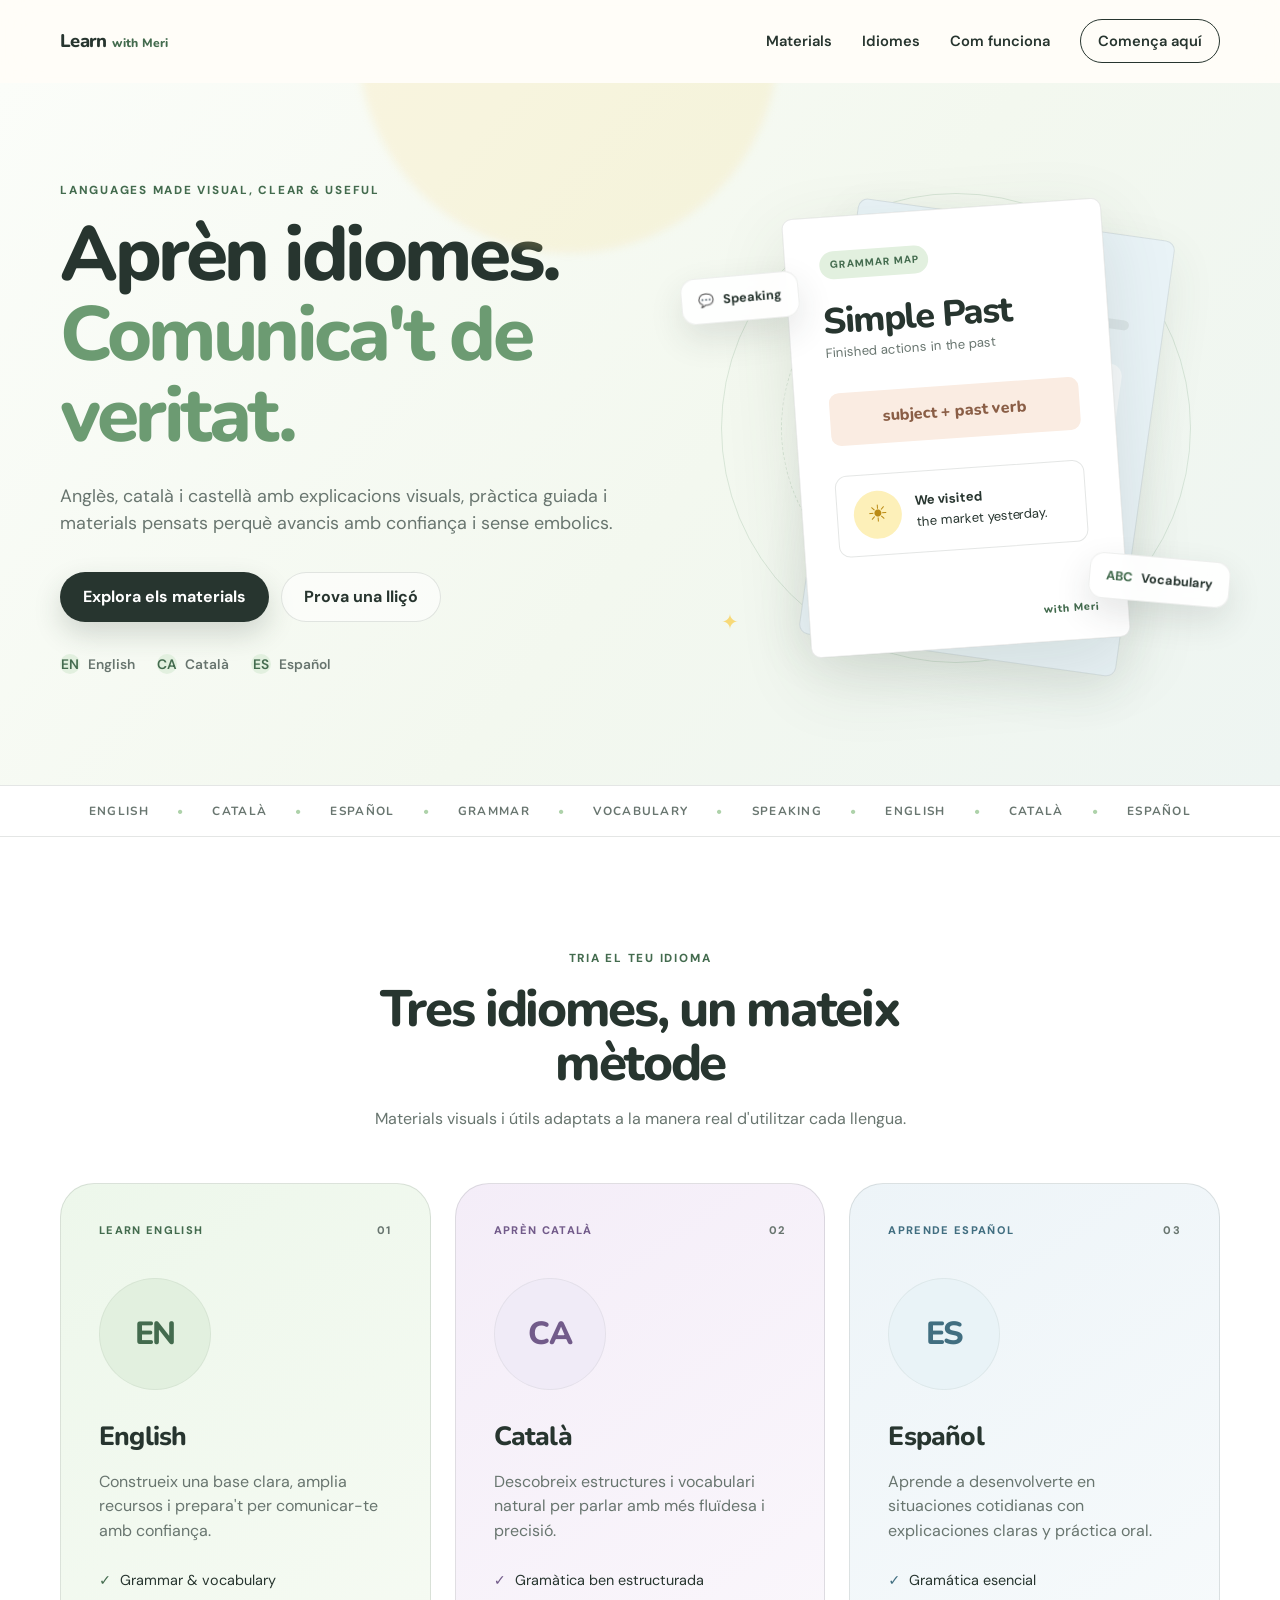
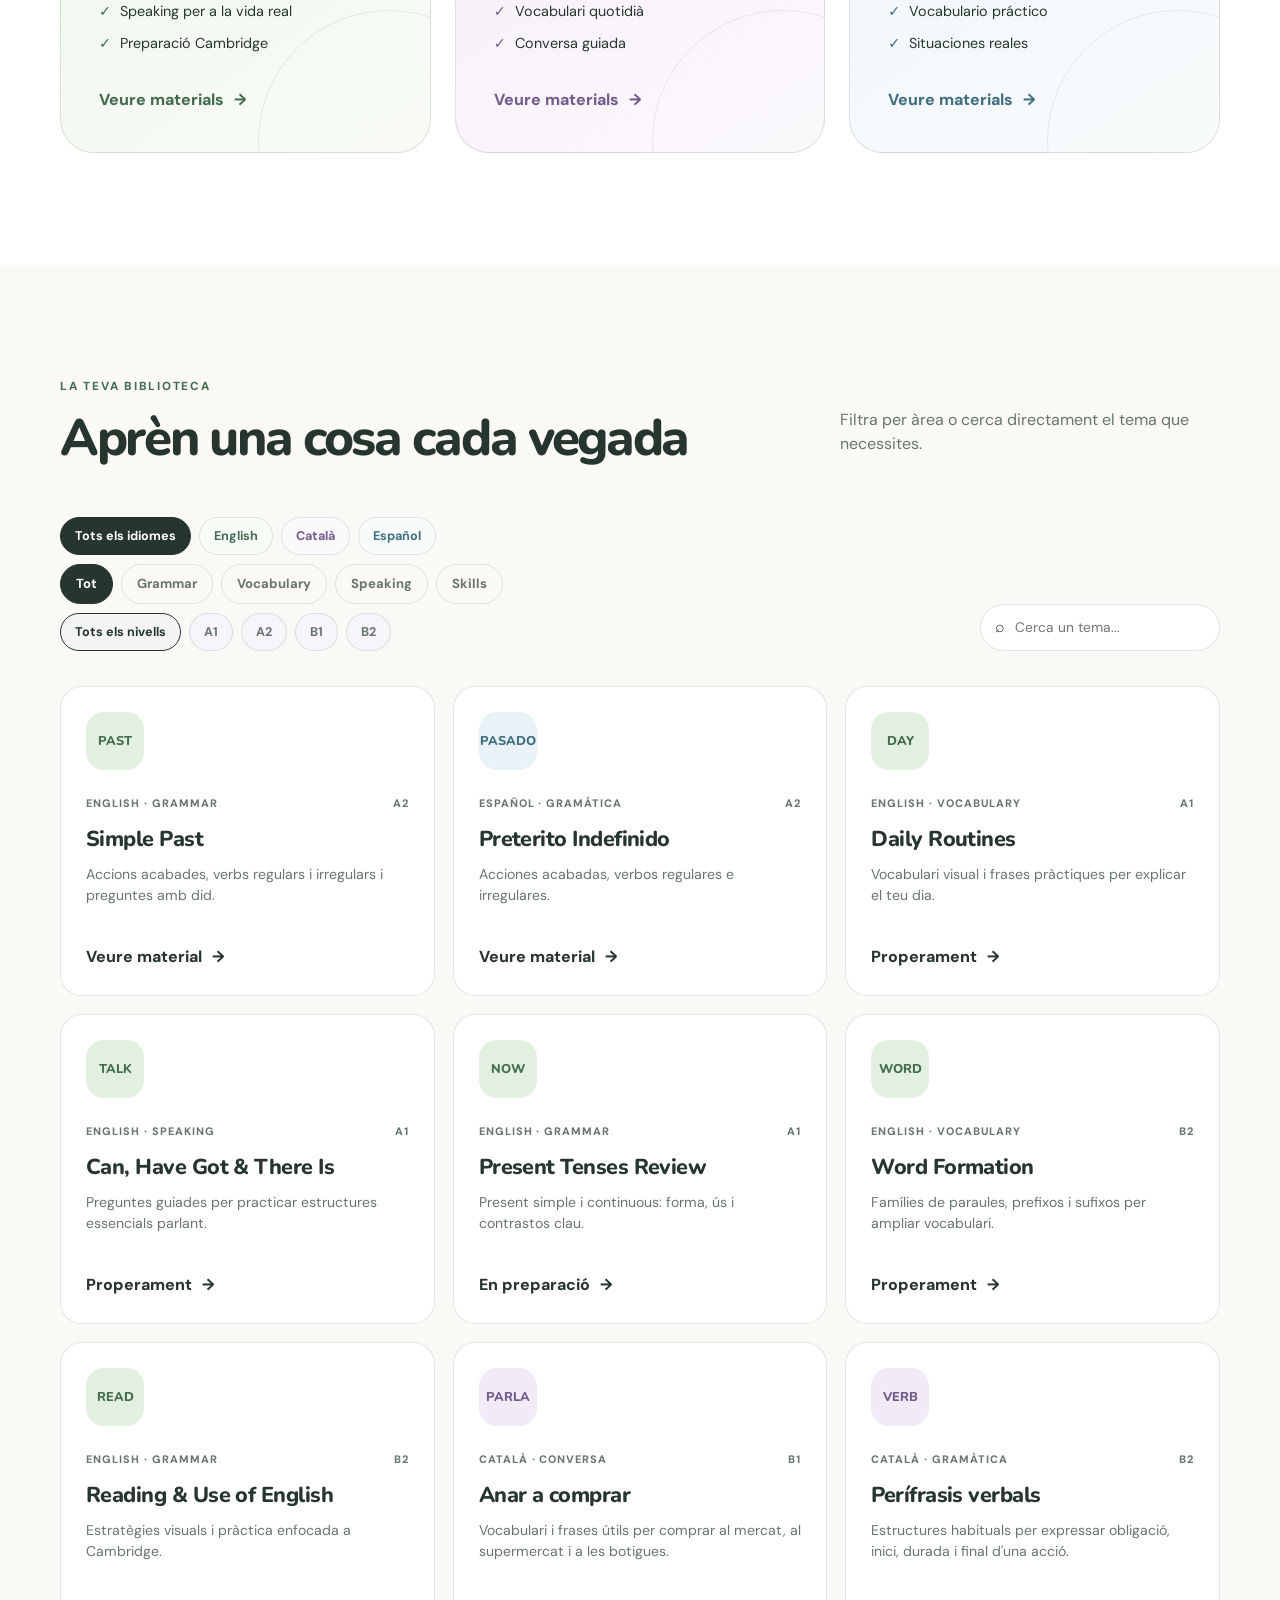
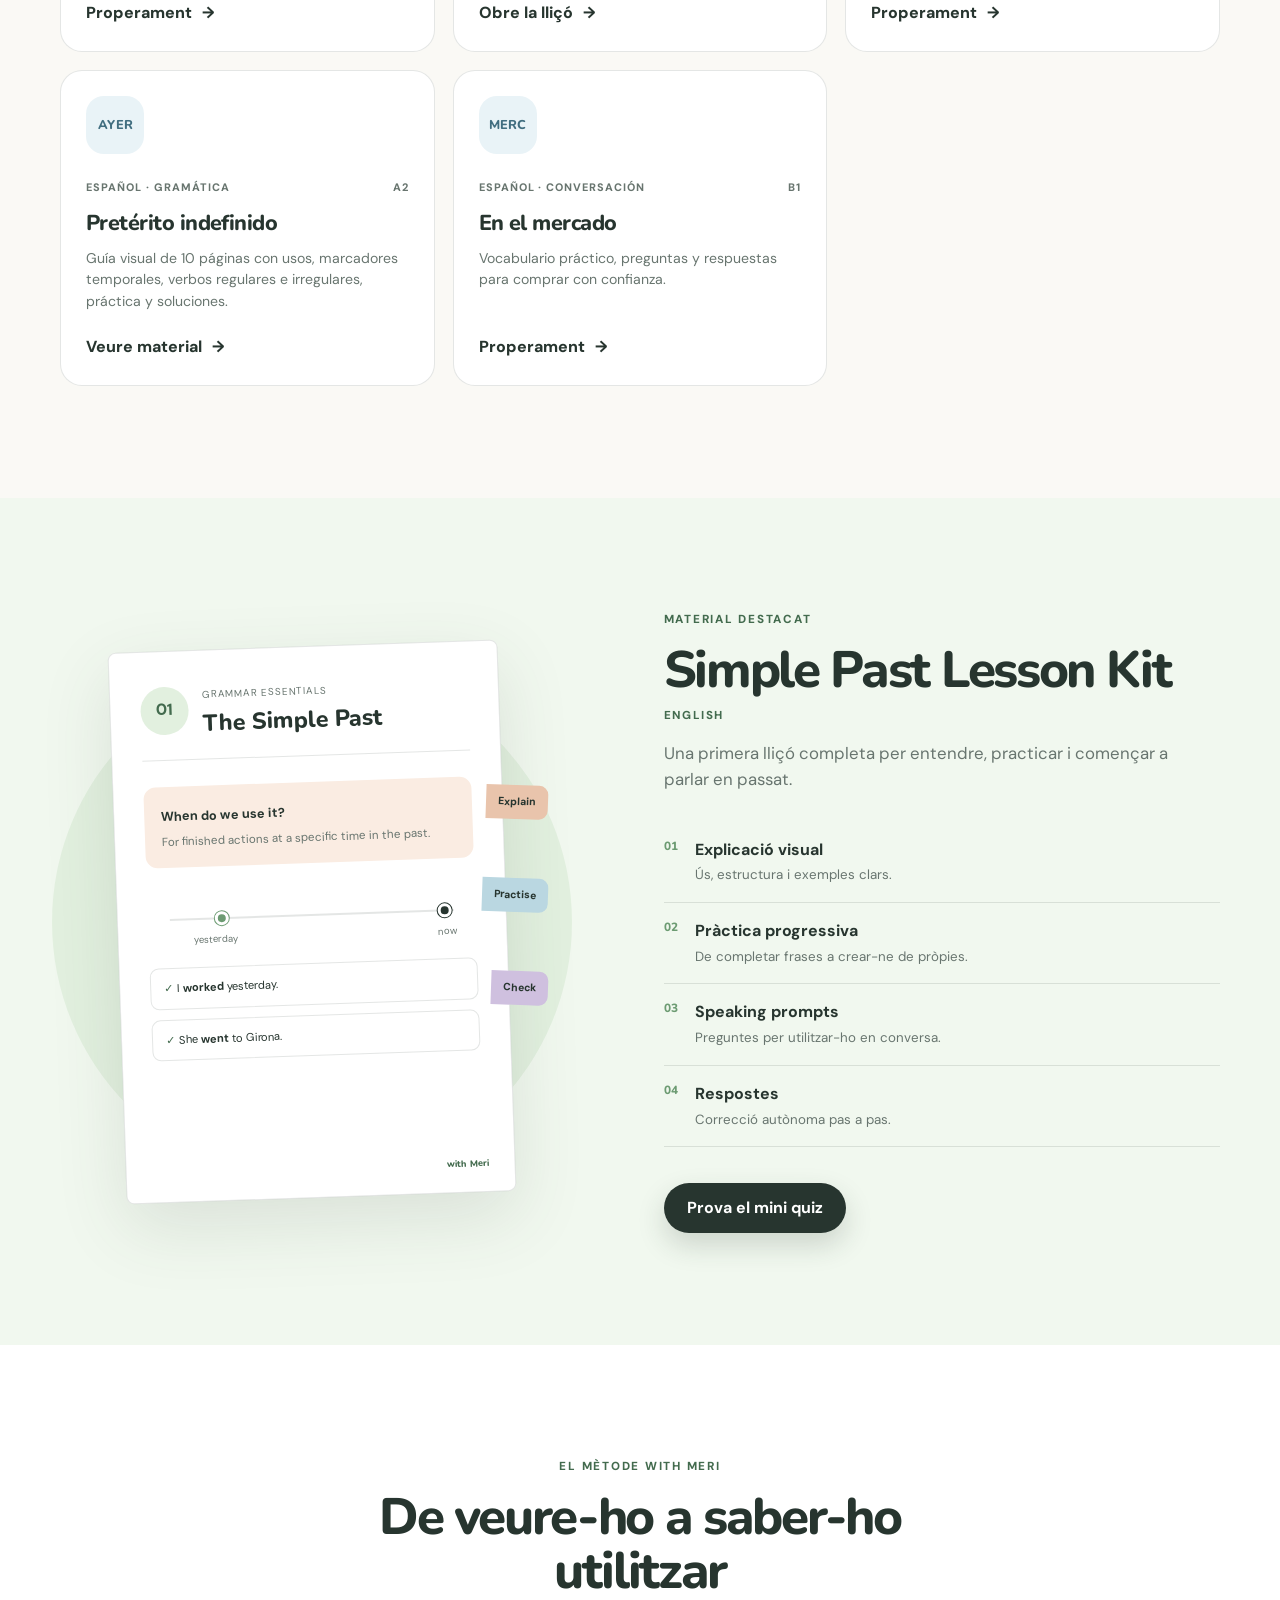
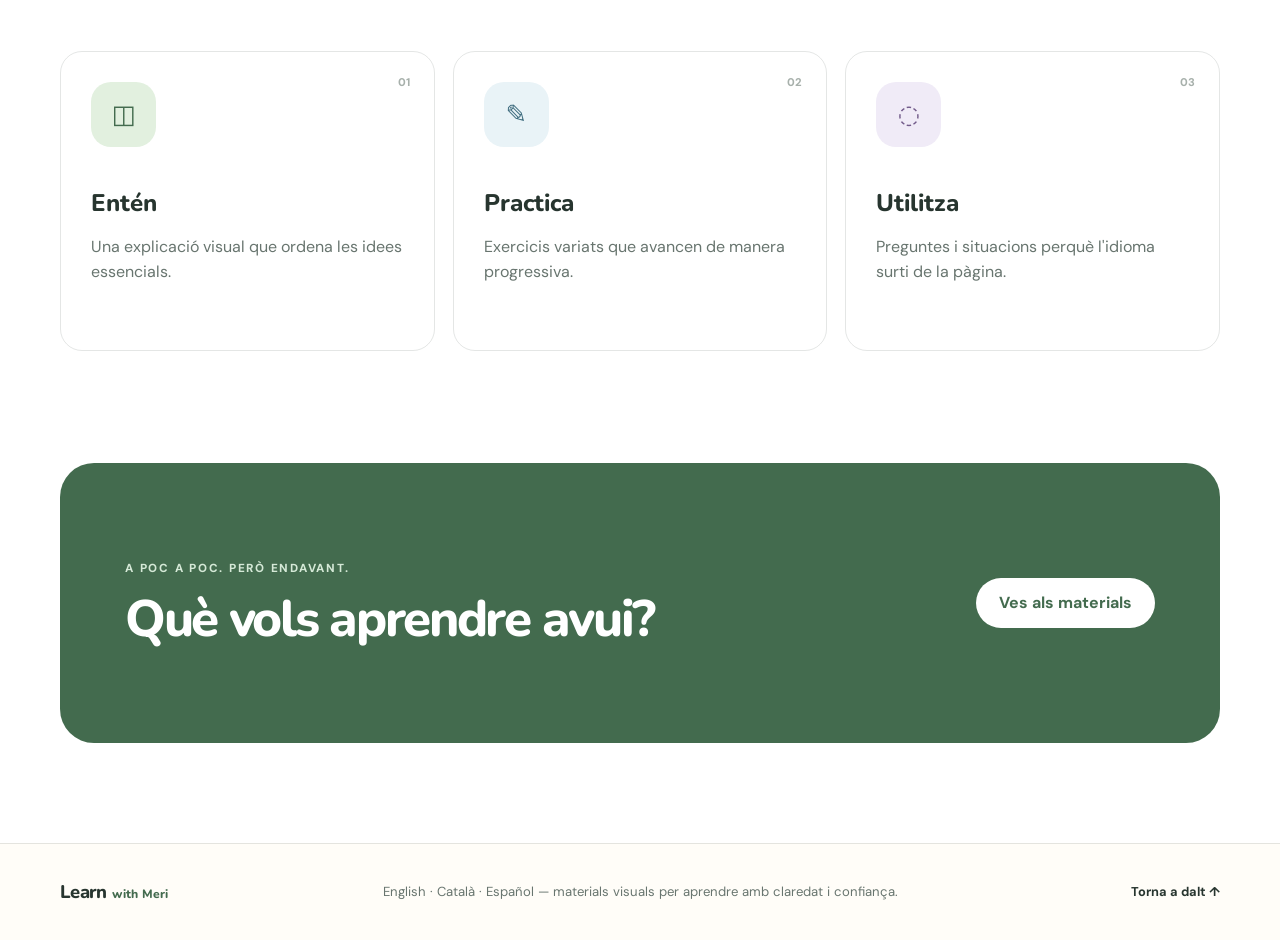
<file: index.html>
<!doctype html>
<html lang="ca">
  <head>
    <meta charset="UTF-8" />
    <meta name="viewport" content="width=device-width, initial-scale=1.0" />
    <meta
      name="description"
      content="Materials visuals i pràctics per aprendre anglès, català i castellà amb Meri."
    />
    <meta name="theme-color" content="#f7fbf6" />
    <title>Learn with Meri</title>
    <link rel="preconnect" href="https://fonts.googleapis.com" />
    <link rel="preconnect" href="https://fonts.gstatic.com" crossorigin />
    <link
      href="https://fonts.googleapis.com/css2?family=DM+Sans:wght@400;500;600;700&family=Nunito:wght@600;700;800&display=swap"
      rel="stylesheet"
    />
    <link rel="stylesheet" href="styles.css" />
  </head>
  <body>
    <a class="skip-link" href="#main">Salta al contingut</a>

    <header class="site-header">
      <div class="shell nav-wrap">
        <a class="brand" href="#top" aria-label="Learn with Meri, inici">
          <span>Learn</span>
          <small>with Meri</small>
        </a>

        <button class="menu-toggle" type="button" aria-expanded="false" aria-controls="main-nav">
          <span class="sr-only">Obre el menú</span>
          <span></span><span></span><span></span>
        </button>

        <nav id="main-nav" class="main-nav" aria-label="Navegació principal">
          <a href="#materials">Materials</a>
          <a href="#languages">Idiomes</a>
          <a href="#method">Com funciona</a>
          <a class="nav-cta" href="#featured">Comença aquí</a>
        </nav>
      </div>
    </header>

    <main id="main">
      <section id="top" class="hero">
        <div class="shell hero-grid">
          <div class="hero-copy">
            <p class="eyebrow">Languages made visual, clear & useful</p>
            <h1>Aprèn idiomes.<br /><span>Comunica't de veritat.</span></h1>
            <p class="hero-lead">
              Anglès, català i castellà amb explicacions visuals, pràctica guiada i materials
              pensats perquè avancis amb confiança i sense embolics.
            </p>
            <div class="hero-actions">
              <a class="button button-primary" href="#materials">Explora els materials</a>
              <a class="button button-ghost" href="#featured">Prova una lliçó</a>
            </div>
            <ul class="hero-proof" aria-label="Característiques dels materials">
              <li><span>EN</span> English</li>
              <li><span>CA</span> Català</li>
              <li><span>ES</span> Español</li>
            </ul>
          </div>

          <div class="hero-visual" aria-label="Mostra de materials educatius">
            <div class="orbit orbit-one"></div>
            <div class="orbit orbit-two"></div>
            <div class="paper-stack">
              <article class="lesson-sheet sheet-back" aria-hidden="true">
                <div class="sheet-line short"></div>
                <div class="sheet-line"></div>
                <div class="sheet-box"></div>
              </article>
              <article class="lesson-sheet sheet-front">
                <span class="sheet-label">Grammar map</span>
                <h2>Simple Past</h2>
                <p>Finished actions in the past</p>
                <div class="formula">subject + past verb</div>
                <div class="example-row">
                  <span class="mini-illustration">☀</span>
                  <p><strong>We visited</strong><br />the market yesterday.</p>
                </div>
                <div class="sheet-footer">with Meri</div>
              </article>
            </div>
            <div class="floating-card card-speaking"><span>💬</span> Speaking</div>
            <div class="floating-card card-vocab"><span>ABC</span> Vocabulary</div>
            <div class="spark spark-one">✦</div>
            <div class="spark spark-two">✦</div>
          </div>
        </div>
      </section>

      <section class="ticker" aria-label="Àrees d'aprenentatge">
        <div class="ticker-track">
          <span>English</span><i>•</i><span>Català</span><i>•</i><span>Español</span><i>•</i>
          <span>Grammar</span><i>•</i><span>Vocabulary</span><i>•</i><span>Speaking</span><i>•</i>
          <span aria-hidden="true">English</span><i aria-hidden="true">•</i>
          <span aria-hidden="true">Català</span><i aria-hidden="true">•</i>
          <span aria-hidden="true">Español</span>
        </div>
      </section>

      <section id="languages" class="section levels-section">
        <div class="shell">
          <div class="section-heading centered">
            <p class="eyebrow">Tria el teu idioma</p>
            <h2>Tres idiomes, un mateix mètode</h2>
            <p>Materials visuals i útils adaptats a la manera real d'utilitzar cada llengua.</p>
          </div>

          <div class="level-grid language-grid">
            <article class="level-card level-a">
              <div class="level-topline"><span>Learn English</span><span>01</span></div>
              <div class="level-orb language-orb">EN</div>
              <h3>English</h3>
              <p>Construeix una base clara, amplia recursos i prepara't per comunicar-te amb confiança.</p>
              <ul>
                <li>Grammar & vocabulary</li>
                <li>Speaking per a la vida real</li>
                <li>Preparació Cambridge</li>
              </ul>
              <button class="text-link language-filter" type="button" data-language="English">
                Veure materials <span>→</span>
              </button>
            </article>

            <article class="level-card level-b">
              <div class="level-topline"><span>Aprèn català</span><span>02</span></div>
              <div class="level-orb language-orb">CA</div>
              <h3>Català</h3>
              <p>Descobreix estructures i vocabulari natural per parlar amb més fluïdesa i precisió.</p>
              <ul>
                <li>Gramàtica ben estructurada</li>
                <li>Vocabulari quotidià</li>
                <li>Conversa guiada</li>
              </ul>
              <button class="text-link language-filter" type="button" data-language="Català">
                Veure materials <span>→</span>
              </button>
            </article>

            <article class="level-card level-c">
              <div class="level-topline"><span>Aprende español</span><span>03</span></div>
              <div class="level-orb language-orb">ES</div>
              <h3>Español</h3>
              <p>Aprende a desenvolverte en situaciones cotidianas con explicaciones claras y práctica oral.</p>
              <ul>
                <li>Gramática esencial</li>
                <li>Vocabulario práctico</li>
                <li>Situaciones reales</li>
              </ul>
              <button class="text-link language-filter" type="button" data-language="Español">
                Veure materials <span>→</span>
              </button>
            </article>
          </div>
        </div>
      </section>

      <section id="materials" class="section library-section">
        <div class="shell">
          <div class="section-heading split-heading">
            <div>
              <p class="eyebrow">La teva biblioteca</p>
              <h2>Aprèn una cosa cada vegada</h2>
            </div>
            <p>Filtra per àrea o cerca directament el tema que necessites.</p>
          </div>

          <div class="library-toolbar">
            <div class="filter-groups">
              <div class="filters language-filters" role="group" aria-label="Filtra per idioma">
                <button class="language-chip active" type="button" data-language-filter="all">Tots els idiomes</button>
                <button class="language-chip" type="button" data-language-filter="English">English</button>
                <button class="language-chip" type="button" data-language-filter="Català">Català</button>
                <button class="language-chip" type="button" data-language-filter="Español">Español</button>
              </div>
              <div class="filters" role="group" aria-label="Filtra per tipus de material">
                <button class="filter active" type="button" data-filter="all">Tot</button>
                <button class="filter" type="button" data-filter="grammar">Grammar</button>
                <button class="filter" type="button" data-filter="vocabulary">Vocabulary</button>
                <button class="filter" type="button" data-filter="speaking">Speaking</button>
                <button class="filter" type="button" data-filter="skills">Skills</button>
              </div>
              <div class="filters level-filters" role="group" aria-label="Filtra per nivell">
                <button class="level-chip active" type="button" data-level-filter="all">Tots els nivells</button>
                <button class="level-chip" type="button" data-level-filter="A1">A1</button>
                <button class="level-chip" type="button" data-level-filter="A2">A2</button>
                <button class="level-chip" type="button" data-level-filter="B1">B1</button>
                <button class="level-chip" type="button" data-level-filter="B2">B2</button>
              </div>
            </div>
            <label class="search-box">
              <span class="sr-only">Cerca materials</span>
              <span aria-hidden="true">⌕</span>
              <input id="resource-search" type="search" placeholder="Cerca un tema..." autocomplete="off" />
            </label>
          </div>

          <div id="resource-grid" class="resource-grid" aria-live="polite"></div>
          <p id="no-results" class="no-results" hidden>No hem trobat cap material amb aquests filtres.</p>
        </div>
      </section>

      <section id="featured" class="section featured-section">
        <div class="shell featured-grid">
          <div class="featured-preview">
            <div class="preview-page">
              <div class="preview-heading">
                <span>01</span>
                <div><small>Grammar essentials</small><h3>The Simple Past</h3></div>
              </div>
              <div class="preview-rule">
                <strong>When do we use it?</strong>
                <p>For finished actions at a specific time in the past.</p>
              </div>
              <div class="preview-timeline">
                <span class="past-dot"></span><span class="line"></span><span class="now-dot"></span>
                <small class="past-label">yesterday</small><small class="now-label">now</small>
              </div>
              <div class="preview-examples">
                <p><span>✓</span> I <strong>worked</strong> yesterday.</p>
                <p><span>✓</span> She <strong>went</strong> to Girona.</p>
              </div>
              <div class="preview-brand">with Meri</div>
            </div>
            <span class="page-tab tab-one">Explain</span>
            <span class="page-tab tab-two">Practise</span>
            <span class="page-tab tab-three">Check</span>
          </div>

          <div class="featured-copy">
            <p class="eyebrow">Material destacat</p>
            <h2>Simple Past Lesson Kit <small>English</small></h2>
            <p class="featured-intro">
              Una primera lliçó completa per entendre, practicar i començar a parlar en passat.
            </p>
            <div class="kit-list">
              <div><span>01</span><p><strong>Explicació visual</strong><small>Ús, estructura i exemples clars.</small></p></div>
              <div><span>02</span><p><strong>Pràctica progressiva</strong><small>De completar frases a crear-ne de pròpies.</small></p></div>
              <div><span>03</span><p><strong>Speaking prompts</strong><small>Preguntes per utilitzar-ho en conversa.</small></p></div>
              <div><span>04</span><p><strong>Respostes</strong><small>Correcció autònoma pas a pas.</small></p></div>
            </div>
            <button id="open-quiz" class="button button-primary" type="button">Prova el mini quiz</button>
          </div>
        </div>
      </section>

      <section id="method" class="section method-section">
        <div class="shell">
          <div class="section-heading centered">
            <p class="eyebrow">El mètode with Meri</p>
            <h2>De veure-ho a saber-ho utilitzar</h2>
          </div>
          <div class="method-grid">
            <article><span>01</span><div class="method-icon">◫</div><h3>Entén</h3><p>Una explicació visual que ordena les idees essencials.</p></article>
            <article><span>02</span><div class="method-icon">✎</div><h3>Practica</h3><p>Exercicis variats que avancen de manera progressiva.</p></article>
            <article><span>03</span><div class="method-icon">◌</div><h3>Utilitza</h3><p>Preguntes i situacions perquè l'idioma surti de la pàgina.</p></article>
          </div>
        </div>
      </section>

      <section class="closing-section">
        <div class="shell closing-card">
          <div>
            <p class="eyebrow">A poc a poc. Però endavant.</p>
            <h2>Què vols aprendre avui?</h2>
          </div>
          <a class="button button-light" href="#materials">Ves als materials</a>
        </div>
      </section>
    </main>

    <footer class="site-footer">
      <div class="shell footer-grid">
        <div class="brand footer-brand"><span>Learn</span><small>with Meri</small></div>
        <p>English · Català · Español — materials visuals per aprendre amb claredat i confiança.</p>
        <a href="#top">Torna a dalt ↑</a>
      </div>
    </footer>

    <dialog id="quiz-dialog" class="quiz-dialog">
      <div class="quiz-head">
        <div><small>Mini practice</small><h2>Simple Past</h2></div>
        <button id="close-quiz" type="button" aria-label="Tanca el qüestionari">×</button>
      </div>
      <form id="quiz-form">
        <fieldset>
          <legend>1. Yesterday, I ___ to the market.</legend>
          <label><input type="radio" name="q1" value="go" /> go</label>
          <label><input type="radio" name="q1" value="went" /> went</label>
          <label><input type="radio" name="q1" value="goed" /> goed</label>
        </fieldset>
        <fieldset>
          <legend>2. She ___ TV last night.</legend>
          <label><input type="radio" name="q2" value="watch" /> watch</label>
          <label><input type="radio" name="q2" value="watched" /> watched</label>
          <label><input type="radio" name="q2" value="watches" /> watches</label>
        </fieldset>
        <fieldset>
          <legend>3. ___ you visit your family?</legend>
          <label><input type="radio" name="q3" value="do" /> Do</label>
          <label><input type="radio" name="q3" value="did" /> Did</label>
          <label><input type="radio" name="q3" value="were" /> Were</label>
        </fieldset>
        <button class="button button-primary" type="submit">Comprova</button>
        <p id="quiz-result" class="quiz-result" aria-live="polite"></p>
      </form>
    </dialog>

    <script src="script.js"></script>
  </body>
</html>
</file>
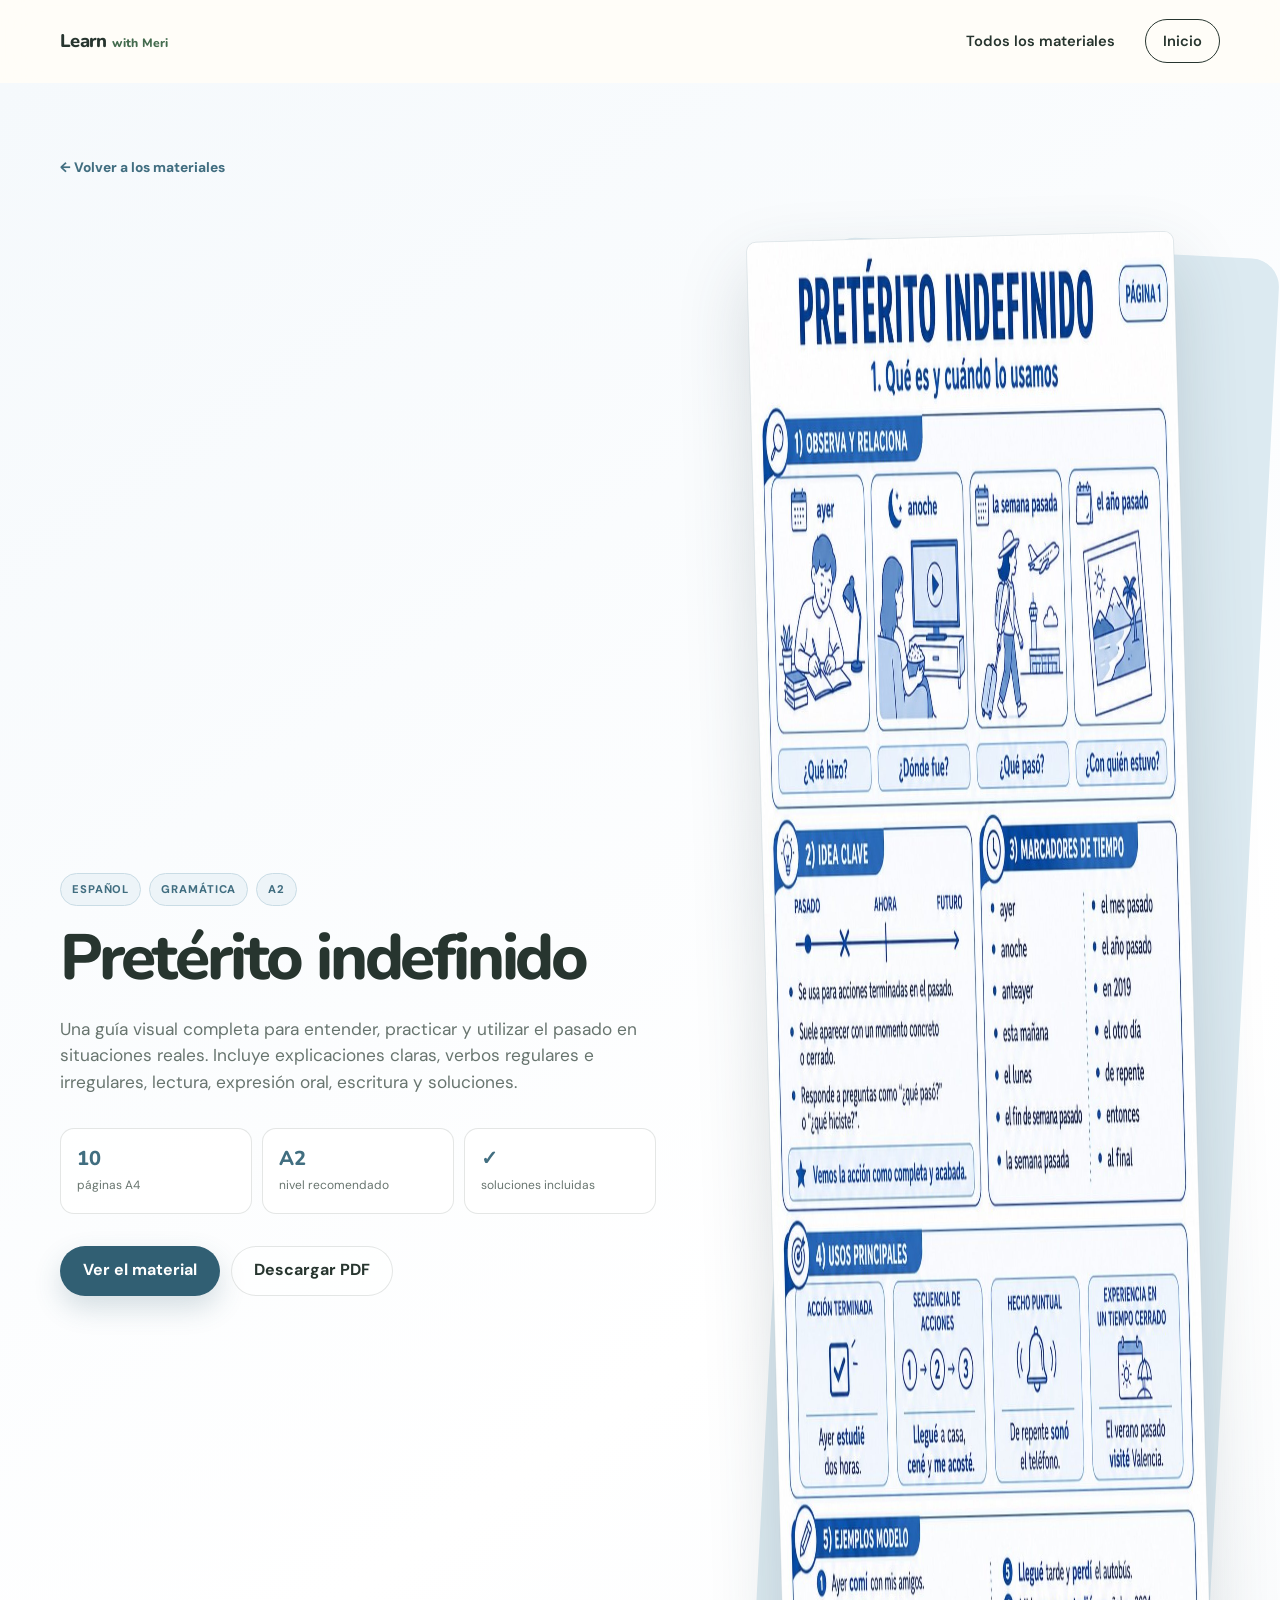
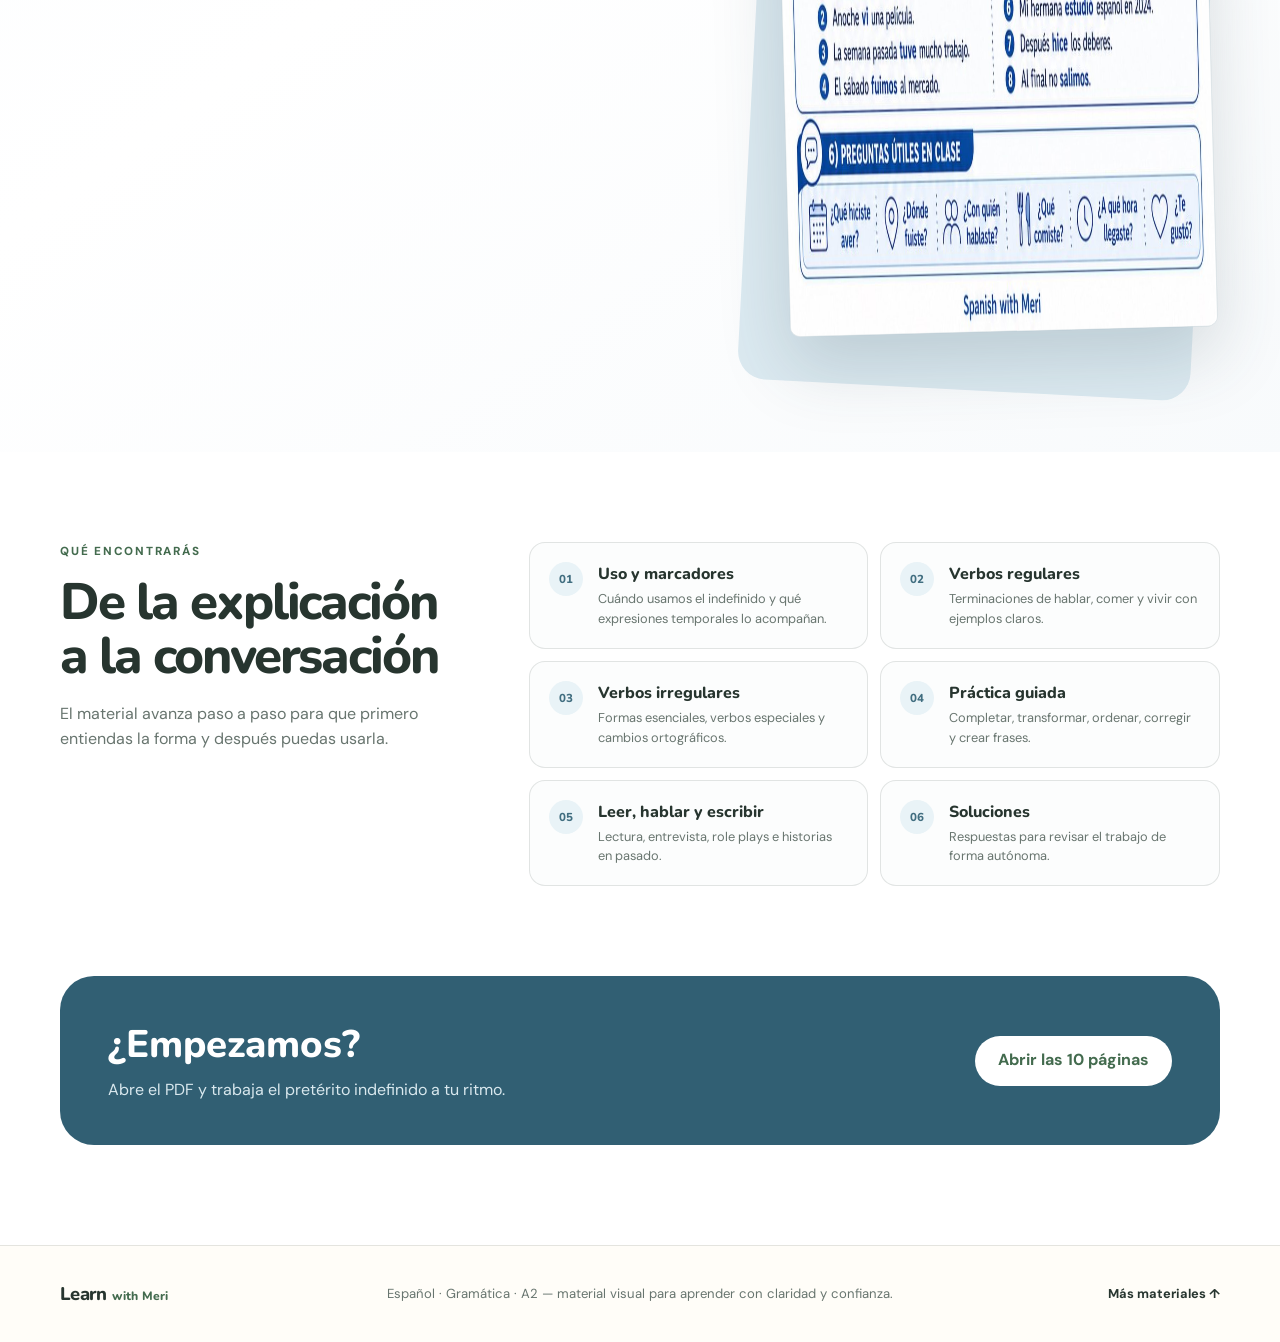
<file: materials/espanol/a2/preterito-indefinido/index.html>
<!doctype html>
<html lang="es">
  <head>
    <meta charset="UTF-8" />
    <meta name="viewport" content="width=device-width, initial-scale=1.0" />
    <meta
      name="description"
      content="Material visual de español A2 para aprender y practicar el pretérito indefinido con explicaciones, ejercicios y soluciones."
    />
    <meta name="theme-color" content="#edf4f8" />
    <title>Pretérito indefinido A2 | Learn with Meri</title>
    <link rel="preconnect" href="https://fonts.googleapis.com" />
    <link rel="preconnect" href="https://fonts.gstatic.com" crossorigin />
    <link
      href="https://fonts.googleapis.com/css2?family=DM+Sans:wght@400;500;600;700&family=Nunito:wght@600;700;800&display=swap"
      rel="stylesheet"
    />
    <link rel="stylesheet" href="../../../../styles.css" />
  </head>
  <body>
    <a class="skip-link" href="#main">Saltar al contenido</a>

    <header class="site-header">
      <div class="shell nav-wrap">
        <a class="brand" href="../../../../index.html" aria-label="Learn with Meri, inicio">
          <span>Learn</span>
          <small>with Meri</small>
        </a>
        <nav class="main-nav" aria-label="Navegación principal">
          <a href="../../../../index.html#materials">Todos los materiales</a>
          <a class="nav-cta" href="../../../../index.html">Inicio</a>
        </nav>
      </div>
    </header>

    <main id="main" class="material-page">
      <section class="material-hero">
        <div class="shell">
          <a class="material-back" href="../../../../index.html#materials">← Volver a los materiales</a>
          <div class="material-layout">
            <div class="material-copy">
              <div class="material-tags" aria-label="Información del material">
                <span class="material-tag">Español</span>
                <span class="material-tag">Gramática</span>
                <span class="material-tag">A2</span>
              </div>
              <h1>Pretérito indefinido</h1>
              <p class="material-intro">
                Una guía visual completa para entender, practicar y utilizar el pasado en situaciones reales.
                Incluye explicaciones claras, verbos regulares e irregulares, lectura, expresión oral,
                escritura y soluciones.
              </p>

              <div class="material-stats" aria-label="Resumen del material">
                <div><strong>10</strong><span>páginas A4</span></div>
                <div><strong>A2</strong><span>nivel recomendado</span></div>
                <div><strong>✓</strong><span>soluciones incluidas</span></div>
              </div>

              <div class="material-actions">
                <a class="button button-blue" href="preterito-indefinido-a2-with-meri.pdf" target="_blank" rel="noopener">Ver el material</a>
                <a class="button button-ghost" href="preterito-indefinido-a2-with-meri.pdf" download>Descargar PDF</a>
              </div>
            </div>

            <div class="material-preview">
              <img
                src="preview.jpg"
                alt="Portada del material Pretérito indefinido de Spanish with Meri"
                width="1200"
                height="1696"
              />
            </div>
          </div>
        </div>
      </section>

      <section class="material-content">
        <div class="shell material-content-grid">
          <div>
            <p class="eyebrow">Qué encontrarás</p>
            <h2>De la explicación a la conversación</h2>
            <p class="material-content-lead">
              El material avanza paso a paso para que primero entiendas la forma y después puedas usarla.
            </p>
          </div>

          <div class="material-chapters">
            <article class="material-chapter"><span>01</span><div><h3>Uso y marcadores</h3><p>Cuándo usamos el indefinido y qué expresiones temporales lo acompañan.</p></div></article>
            <article class="material-chapter"><span>02</span><div><h3>Verbos regulares</h3><p>Terminaciones de hablar, comer y vivir con ejemplos claros.</p></div></article>
            <article class="material-chapter"><span>03</span><div><h3>Verbos irregulares</h3><p>Formas esenciales, verbos especiales y cambios ortográficos.</p></div></article>
            <article class="material-chapter"><span>04</span><div><h3>Práctica guiada</h3><p>Completar, transformar, ordenar, corregir y crear frases.</p></div></article>
            <article class="material-chapter"><span>05</span><div><h3>Leer, hablar y escribir</h3><p>Lectura, entrevista, role plays e historias en pasado.</p></div></article>
            <article class="material-chapter"><span>06</span><div><h3>Soluciones</h3><p>Respuestas para revisar el trabajo de forma autónoma.</p></div></article>
          </div>
        </div>
      </section>

      <section class="material-cta">
        <div class="shell material-cta-card">
          <div>
            <h2>¿Empezamos?</h2>
            <p>Abre el PDF y trabaja el pretérito indefinido a tu ritmo.</p>
          </div>
          <a class="button button-light" href="preterito-indefinido-a2-with-meri.pdf" target="_blank" rel="noopener">Abrir las 10 páginas</a>
        </div>
      </section>
    </main>

    <footer class="site-footer">
      <div class="shell footer-grid">
        <div class="brand footer-brand"><span>Learn</span><small>with Meri</small></div>
        <p>Español · Gramática · A2 — material visual para aprender con claridad y confianza.</p>
        <a href="../../../../index.html#materials">Más materiales ↑</a>
      </div>
    </footer>
  </body>
</html>
</file>
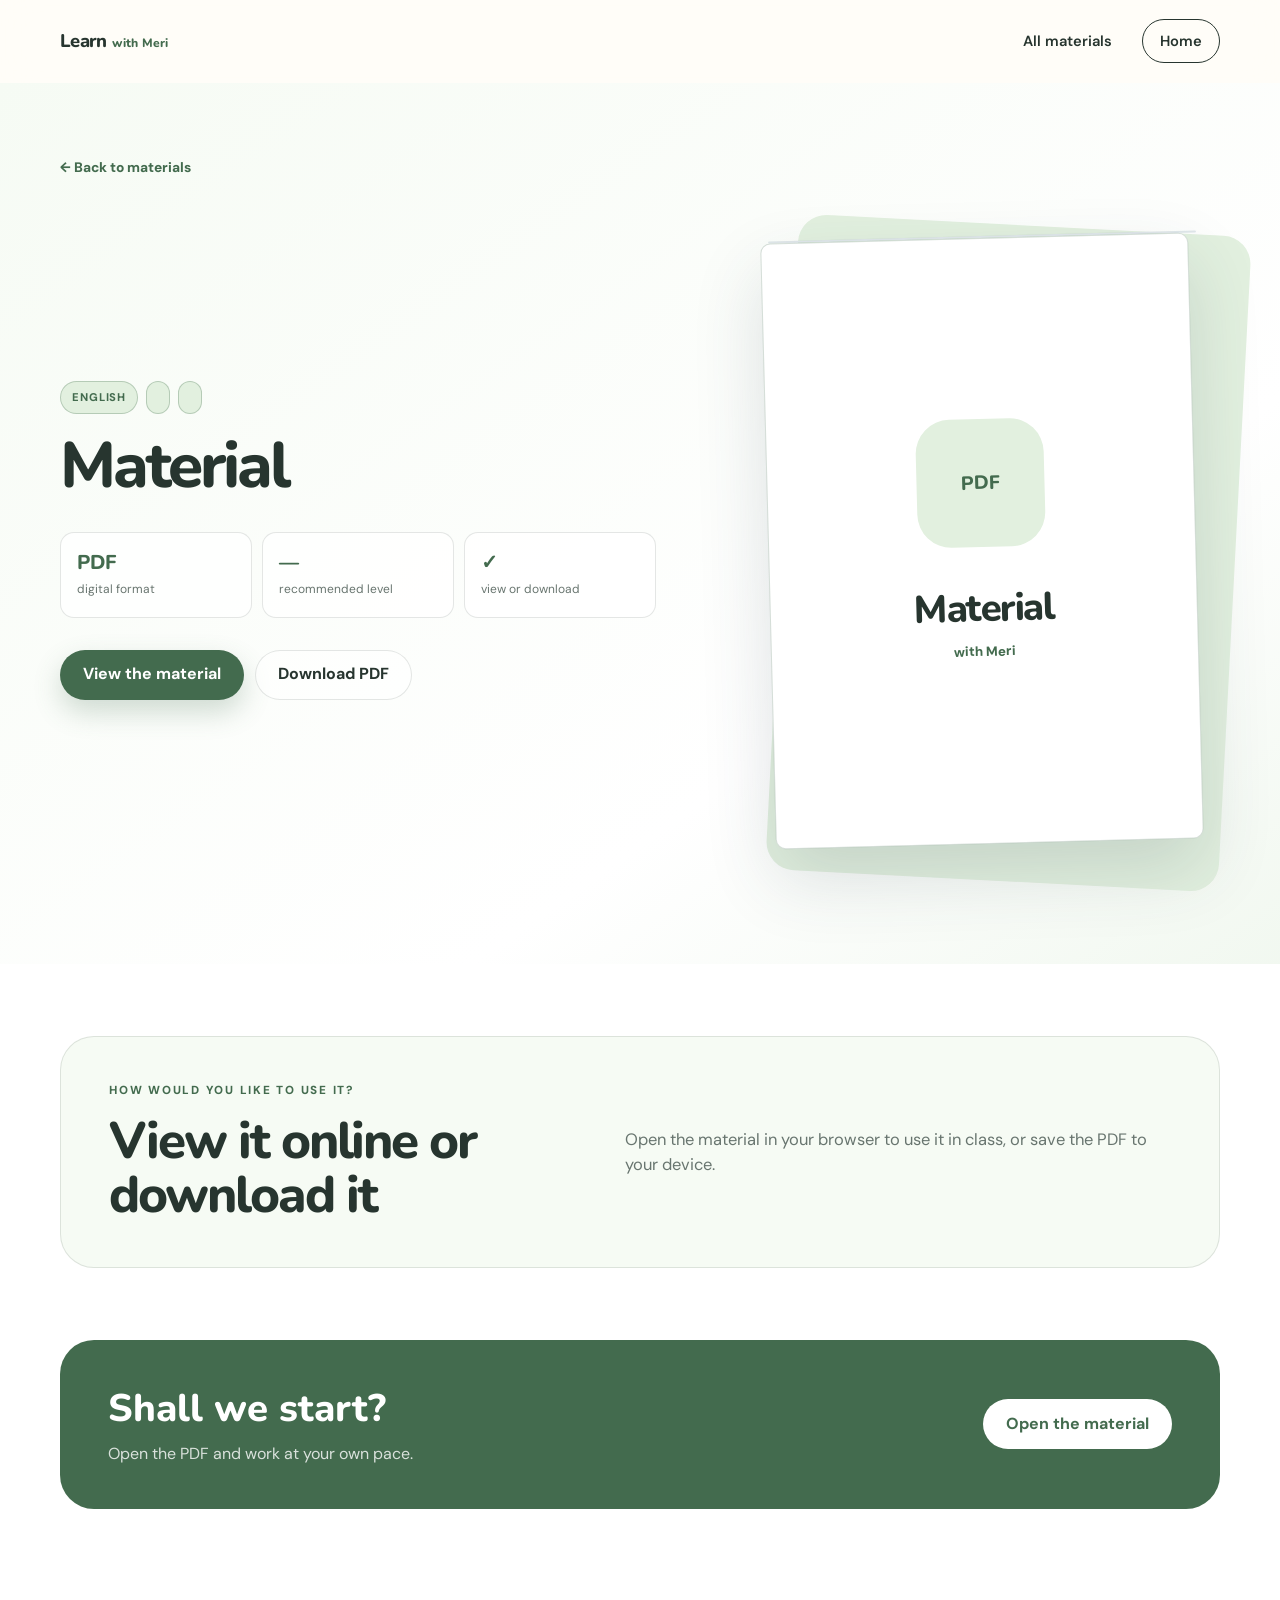
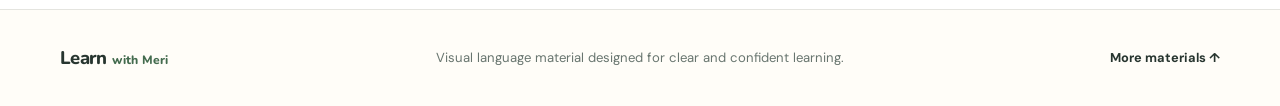
<file: material.html>
<!doctype html>
<html lang="ca">
  <head>
    <meta charset="UTF-8" />
    <meta name="viewport" content="width=device-width, initial-scale=1.0" />
    <meta name="description" content="Material visual de llengües creat per Learn with Meri." />
    <meta name="theme-color" content="#f1f8ef" />
    <title>Material | Learn with Meri</title>
    <link rel="preconnect" href="https://fonts.googleapis.com" />
    <link rel="preconnect" href="https://fonts.gstatic.com" crossorigin />
    <link
      href="https://fonts.googleapis.com/css2?family=DM+Sans:wght@400;500;600;700&family=Nunito:wght@600;700;800&display=swap"
      rel="stylesheet"
    />
    <link rel="stylesheet" href="styles.css" />
    <script src="material.js" defer></script>
  </head>
  <body class="generic-material-body" data-language="English">
    <a class="skip-link" href="#main">Anar al contingut</a>

    <header class="site-header">
      <div class="shell nav-wrap">
        <a class="brand" href="index.html" aria-label="Learn with Meri, inici">
          <span>Learn</span><small>with Meri</small>
        </a>
        <nav class="main-nav generic-material-nav" aria-label="Navegació principal">
          <a id="nav-materials" href="index.html#materials">Tots els materials</a>
          <a id="nav-home" class="nav-cta" href="index.html">Inici</a>
        </nav>
      </div>
    </header>

    <main id="main" class="material-page generic-material-page">
      <section class="material-hero">
        <div class="shell">
          <a id="material-back" class="material-back" href="index.html#materials">← Tornar als materials</a>
          <div class="material-layout">
            <div class="material-copy">
              <div class="material-tags" aria-label="Informació del material">
                <span id="material-language" class="material-tag">English</span>
                <span id="material-category" class="material-tag">Grammar</span>
                <span id="material-level" class="material-tag">A2</span>
              </div>
              <h1 id="material-title">Material</h1>
              <p id="material-description" class="material-intro"></p>

              <div class="material-stats" aria-label="Resum del material">
                <div><strong>PDF</strong><span id="stat-format">format digital</span></div>
                <div><strong id="stat-level">A2</strong><span id="stat-level-label">nivell recomanat</span></div>
                <div><strong>✓</strong><span id="stat-access">consulta o descàrrega</span></div>
              </div>

              <div class="material-actions">
                <a id="view-pdf" class="button button-material" href="#" target="_blank" rel="noopener">Veure el material</a>
                <a id="download-pdf" class="button button-ghost" href="#" download>Descarregar PDF</a>
              </div>
            </div>

            <div class="material-preview generic-material-preview">
              <img id="material-cover" alt="" hidden />
              <div id="material-placeholder" class="material-placeholder" aria-hidden="true">
                <span id="material-icon">PDF</span>
                <div>
                  <strong id="placeholder-title">Material</strong>
                  <small>with Meri</small>
                </div>
              </div>
            </div>
          </div>
        </div>
      </section>

      <section class="generic-material-info">
        <div class="shell generic-material-info-card">
          <div>
            <p id="info-eyebrow" class="eyebrow">COM EL VOLS UTILITZAR?</p>
            <h2 id="info-title">Consulta’l en línia o descarrega’l</h2>
          </div>
          <p id="info-text">Pots obrir el material al navegador per treballar-lo a classe o guardar el PDF al teu dispositiu.</p>
        </div>
      </section>

      <section class="material-cta">
        <div class="shell material-cta-card generic-material-cta">
          <div><h2 id="cta-title">Comencem?</h2><p id="cta-text">Obre el PDF i treballa al teu ritme.</p></div>
          <a id="cta-open" class="button button-light" href="#" target="_blank" rel="noopener">Obrir el material</a>
        </div>
      </section>
    </main>

    <footer class="site-footer">
      <div class="shell footer-grid">
        <div class="brand footer-brand"><span>Learn</span><small>with Meri</small></div>
        <p id="footer-description">Material visual per aprendre amb claredat i confiança.</p>
        <a id="footer-materials" href="index.html#materials">Més materials ↑</a>
      </div>
    </footer>
  </body>
</html>
</file>
<file: styles.css>
:root {
  --ink: #27352f;
  --muted: #68756f;
  --cream: #fffdf8;
  --paper: #ffffff;
  --green-50: #f1f8ef;
  --green-100: #e2f0df;
  --green-300: #aed2aa;
  --green-500: #6c9b72;
  --green-700: #436b4e;
  --blue-100: #e9f3f7;
  --blue-300: #bad7e1;
  --lilac-100: #f0ebf7;
  --lilac-300: #cfc0df;
  --peach-100: #faece2;
  --peach-300: #e9c4ac;
  --yellow: #f7d978;
  --line: rgba(39, 53, 47, 0.12);
  --shadow: 0 24px 70px rgba(58, 75, 64, 0.13);
  --radius-lg: 34px;
  --radius-md: 22px;
  --radius-sm: 14px;
  --shell: min(1160px, calc(100% - 40px));
}

* { box-sizing: border-box; }
html { scroll-behavior: smooth; }
body {
  margin: 0;
  color: var(--ink);
  background: var(--cream);
  font-family: "DM Sans", system-ui, sans-serif;
  line-height: 1.55;
  -webkit-font-smoothing: antialiased;
}

body.menu-open { overflow: hidden; }
button, input { font: inherit; }
button, a { -webkit-tap-highlight-color: transparent; }
a { color: inherit; text-decoration: none; }
img { max-width: 100%; }
.shell { width: var(--shell); margin-inline: auto; }
.sr-only {
  position: absolute; width: 1px; height: 1px; padding: 0; margin: -1px;
  overflow: hidden; clip: rect(0, 0, 0, 0); white-space: nowrap; border: 0;
}
.skip-link {
  position: fixed; top: 12px; left: 12px; z-index: 1000; padding: 10px 14px;
  border-radius: 8px; background: var(--ink); color: white; transform: translateY(-150%);
}
.skip-link:focus { transform: translateY(0); }

.site-header {
  position: sticky; top: 0; z-index: 100; background: rgba(255, 253, 248, 0.88);
  border-bottom: 1px solid transparent; backdrop-filter: blur(18px);
  transition: border-color 180ms ease, box-shadow 180ms ease;
}
.site-header.scrolled { border-color: var(--line); box-shadow: 0 10px 35px rgba(55, 72, 61, 0.06); }
.nav-wrap { min-height: 82px; display: flex; align-items: center; justify-content: space-between; gap: 30px; }
.brand { display: inline-flex; align-items: baseline; gap: 6px; width: max-content; font-family: "Nunito", sans-serif; line-height: 1; white-space: nowrap; }
.brand span { font-size: 1.15rem; font-weight: 800; letter-spacing: -0.04em; }
.brand small { color: var(--green-700); font-size: 0.76rem; font-weight: 800; letter-spacing: 0.02em; }
.main-nav { display: flex; align-items: center; gap: 30px; font-size: 0.92rem; font-weight: 600; }
.main-nav > a:not(.nav-cta) { position: relative; }
.main-nav > a:not(.nav-cta)::after {
  content: ""; position: absolute; left: 0; right: 100%; bottom: -6px; height: 2px;
  background: var(--green-500); transition: right 180ms ease;
}
.main-nav > a:hover::after, .main-nav > a:focus-visible::after { right: 0; }
.nav-cta { padding: 10px 17px; border: 1px solid var(--ink); border-radius: 999px; }
.menu-toggle { display: none; padding: 8px; border: 0; background: transparent; }
.menu-toggle span:not(.sr-only) { display: block; width: 24px; height: 2px; margin: 5px; background: var(--ink); }

.hero { position: relative; overflow: hidden; padding: 80px 0 92px; background: linear-gradient(130deg, #fbfdf9 0%, #f3f8ef 55%, #eef5f2 100%); }
.hero::before {
  content: ""; position: absolute; width: 420px; height: 420px; top: -250px; left: 28%;
  border-radius: 50%; background: rgba(247, 217, 120, 0.18); filter: blur(4px);
}
.hero-grid { display: grid; grid-template-columns: 1.03fr 0.97fr; align-items: center; gap: 70px; }
.eyebrow { margin: 0 0 16px; color: var(--green-700); font-size: 0.73rem; font-weight: 800; letter-spacing: 0.15em; text-transform: uppercase; }
.hero h1, .section-heading h2, .featured-copy h2, .closing-card h2 {
  margin: 0; font-family: "Nunito", sans-serif; font-weight: 800; letter-spacing: -0.045em; line-height: 1.05;
}
.hero h1 { max-width: 650px; font-size: clamp(3rem, 6vw, 5.75rem); }
.hero h1 span { color: var(--green-500); }
.hero-lead { max-width: 620px; margin: 26px 0 0; color: var(--muted); font-size: clamp(1rem, 1.4vw, 1.15rem); }
.hero-actions { display: flex; flex-wrap: wrap; gap: 12px; margin-top: 34px; }
.button {
  display: inline-flex; align-items: center; justify-content: center; min-height: 50px; padding: 0 22px;
  border: 1px solid transparent; border-radius: 999px; cursor: pointer; font-weight: 700; transition: transform 160ms ease, box-shadow 160ms ease, background 160ms ease;
}
.button:hover { transform: translateY(-2px); }
.button-primary { background: var(--ink); color: white; box-shadow: 0 12px 28px rgba(39, 53, 47, 0.18); }
.button-primary:hover { background: var(--green-700); box-shadow: 0 16px 32px rgba(67, 107, 78, 0.22); }
.button-ghost { border-color: var(--line); background: rgba(255,255,255,0.55); }
.button-light { background: white; color: var(--green-700); }
.hero-proof { display: flex; flex-wrap: wrap; gap: 22px; padding: 0; margin: 32px 0 0; list-style: none; color: var(--muted); font-size: 0.86rem; font-weight: 600; }
.hero-proof span { display: inline-grid; width: 20px; height: 20px; margin-right: 5px; place-items: center; border-radius: 50%; background: var(--green-100); color: var(--green-700); }

.hero-visual { position: relative; min-height: 530px; display: grid; place-items: center; }
.orbit { position: absolute; border: 1px solid rgba(108, 155, 114, 0.2); border-radius: 50%; }
.orbit-one { width: 470px; height: 470px; }
.orbit-two { width: 350px; height: 350px; border-style: dashed; transform: rotate(14deg); }
.paper-stack { position: relative; z-index: 2; width: 320px; height: 440px; }
.lesson-sheet { position: absolute; inset: 0; padding: 34px; border: 1px solid rgba(39,53,47,0.1); border-radius: 10px; background: var(--paper); box-shadow: var(--shadow); }
.sheet-back { transform: rotate(8deg) translate(32px, 5px); background: var(--blue-100); box-shadow: 0 18px 50px rgba(58,75,64,0.09); }
.sheet-line { height: 10px; margin: 20px 0; border-radius: 10px; background: rgba(39,53,47,0.08); }
.sheet-line.short { width: 45%; }
.sheet-box { height: 190px; margin-top: 35px; border-radius: 12px; background: rgba(255,255,255,0.65); }
.sheet-front { transform: rotate(-4deg); }
.sheet-label { display: inline-block; padding: 6px 10px; border-radius: 999px; background: var(--green-100); color: var(--green-700); font-size: 0.64rem; font-weight: 800; letter-spacing: 0.1em; text-transform: uppercase; }
.sheet-front h2 { margin: 24px 0 2px; font: 800 2.25rem/1.05 "Nunito", sans-serif; letter-spacing: -0.04em; }
.sheet-front > p { margin: 0; color: var(--muted); font-size: 0.82rem; }
.formula { margin: 30px 0; padding: 14px 10px; border-radius: 10px; background: var(--peach-100); text-align: center; color: #8a5e46; font-family: "Nunito", sans-serif; font-weight: 800; }
.example-row { display: flex; align-items: center; gap: 14px; padding: 16px; border: 1px solid var(--line); border-radius: 12px; }
.example-row p { margin: 0; font-size: 0.82rem; }
.mini-illustration { display: grid; width: 48px; height: 48px; place-items: center; flex: 0 0 auto; border-radius: 50%; background: #fdf0b9; color: #bb8b15; font-size: 1.45rem; }
.sheet-footer { position: absolute; bottom: 24px; right: 28px; color: var(--green-700); font: 800 0.68rem "Nunito", sans-serif; letter-spacing: 0.08em; }
.floating-card { position: absolute; z-index: 4; display: flex; align-items: center; gap: 9px; padding: 12px 16px; border: 1px solid rgba(39,53,47,0.08); border-radius: 14px; background: rgba(255,255,255,0.9); box-shadow: 0 14px 35px rgba(39,53,47,0.12); font-size: 0.8rem; font-weight: 700; backdrop-filter: blur(10px); }
.floating-card span { color: var(--green-700); font-weight: 800; }
.card-speaking { left: -10px; top: 112px; transform: rotate(-5deg); }
.card-vocab { right: -10px; bottom: 90px; transform: rotate(5deg); }
.spark { position: absolute; color: var(--yellow); font-size: 2rem; }
.spark-one { top: 65px; right: 45px; }
.spark-two { bottom: 55px; left: 30px; font-size: 1.3rem; }

.ticker { overflow: hidden; padding: 17px 0; border-block: 1px solid var(--line); background: var(--paper); }
.ticker-track { display: flex; min-width: max-content; align-items: center; justify-content: center; gap: 28px; color: var(--muted); font: 700 0.74rem "Nunito", sans-serif; letter-spacing: 0.11em; text-transform: uppercase; }
.ticker-track i { color: var(--green-300); font-style: normal; }

.section { padding: 112px 0; }
.section-heading { margin-bottom: 52px; }
.section-heading.centered { max-width: 700px; margin-inline: auto; text-align: center; }
.section-heading h2, .featured-copy h2, .closing-card h2 { font-size: clamp(2.25rem, 4vw, 3.8rem); }
.section-heading > p:last-child, .split-heading > p { color: var(--muted); }
.split-heading { display: flex; align-items: end; justify-content: space-between; gap: 60px; }
.split-heading > p { max-width: 380px; margin-bottom: 8px; }

.levels-section { background: var(--paper); }
.level-grid { display: grid; grid-template-columns: repeat(2, 1fr); gap: 24px; }
.language-grid { grid-template-columns: repeat(3, 1fr); }
.level-card { position: relative; overflow: hidden; min-height: 570px; padding: 38px; border: 1px solid var(--line); border-radius: var(--radius-lg); }
.level-a { --language-accent: var(--green-700); --language-soft: var(--green-100); background: linear-gradient(145deg, #edf7eb, #f7fbf4); }
.level-b { --language-accent: #725b8a; --language-soft: var(--lilac-100); background: linear-gradient(145deg, #f4edf8, #fbf8fc); }
.level-c { --language-accent: #416e80; --language-soft: var(--blue-100); background: linear-gradient(145deg, #edf4f8, #f8fbfc); }
.level-card::after { content: ""; position: absolute; width: 260px; height: 260px; right: -90px; bottom: -120px; border: 1px solid var(--language-accent); border-radius: 50%; opacity: 0.12; }
.level-topline { display: flex; justify-content: space-between; color: var(--muted); font-size: 0.69rem; font-weight: 800; letter-spacing: 0.12em; text-transform: uppercase; }
.level-topline span:first-child { color: var(--language-accent); }
.level-orb { display: grid; width: 138px; height: 138px; margin: 38px 0 28px; place-items: center; border-radius: 50%; background: rgba(255,255,255,0.77); box-shadow: inset 0 0 0 1px rgba(39,53,47,0.06); font: 800 2.25rem "Nunito", sans-serif; letter-spacing: -0.05em; }
.level-orb span { margin-inline: -12px; color: var(--green-300); }
.language-orb { width: 112px; height: 112px; background: var(--language-soft); color: var(--language-accent); font-size: 2rem; }
.level-card h3 { margin: 0; font: 800 1.65rem "Nunito", sans-serif; letter-spacing: -0.03em; }
.level-card > p { max-width: 500px; color: var(--muted); }
.level-card ul { display: grid; gap: 9px; padding: 0; margin: 25px 0 34px; list-style: none; font-size: 0.9rem; }
.level-card li::before { content: "✓"; margin-right: 9px; color: var(--language-accent); font-weight: 800; }
.level-card .text-link { color: var(--language-accent); }
.text-link { padding: 0; border: 0; background: transparent; color: var(--ink); cursor: pointer; font-weight: 800; }
.text-link span { display: inline-block; margin-left: 6px; transition: transform 160ms ease; }
.text-link:hover span { transform: translateX(5px); }

.library-section { background: #faf9f5; }
.library-toolbar { display: flex; align-items: flex-end; justify-content: space-between; gap: 24px; margin-bottom: 35px; }
.filter-groups { display: grid; gap: 9px; }
.filters { display: flex; flex-wrap: wrap; gap: 8px; }
.filter { padding: 9px 15px; border: 1px solid var(--line); border-radius: 999px; background: transparent; cursor: pointer; color: var(--muted); font-size: 0.82rem; font-weight: 700; }
.filter:hover, .filter.active { border-color: var(--ink); background: var(--ink); color: white; }
.language-chip { padding: 8px 14px; border: 1px solid var(--line); border-radius: 999px; background: white; cursor: pointer; color: var(--muted); font-size: 0.79rem; font-weight: 700; }
.language-chip:hover, .language-chip.active { border-color: var(--green-500); background: var(--green-100); color: var(--green-700); }
.level-chip { padding: 8px 14px; border: 1px solid var(--line); border-radius: 999px; background: #f7f4fa; cursor: pointer; color: var(--muted); font-size: 0.79rem; font-weight: 700; }
.level-chip:hover, .level-chip.active { border-color: #725b8a; background: var(--lilac-100); color: #725b8a; }
.search-box { display: flex; min-width: 240px; align-items: center; gap: 8px; padding: 10px 14px; border: 1px solid var(--line); border-radius: 999px; background: white; }
.search-box input { width: 100%; border: 0; outline: 0; background: transparent; color: var(--ink); font-size: 0.86rem; }
.resource-grid { display: grid; grid-template-columns: repeat(3, 1fr); gap: 18px; }
.resource-card { display: flex; min-height: 310px; flex-direction: column; padding: 25px; border: 1px solid var(--line); border-radius: var(--radius-md); background: white; transition: transform 180ms ease, box-shadow 180ms ease; }
.resource-card:hover { transform: translateY(-5px); box-shadow: 0 20px 45px rgba(39,53,47,0.09); }
.resource-card.green { --card-color: var(--green-100); --card-accent: var(--green-700); }
.resource-card.blue { --card-color: var(--blue-100); --card-accent: #416e80; }
.resource-card.lilac { --card-color: var(--lilac-100); --card-accent: #725b8a; }
.resource-card.peach { --card-color: var(--peach-100); --card-accent: #8a5e46; }
.resource-icon { display: grid; width: 58px; height: 58px; place-items: center; border-radius: 18px; background: var(--card-color); color: var(--card-accent); font: 800 0.8rem "Nunito", sans-serif; }
.resource-meta { display: flex; justify-content: space-between; margin: 25px 0 12px; color: var(--muted); font-size: 0.68rem; font-weight: 800; letter-spacing: 0.09em; text-transform: uppercase; }
.resource-card h3 { margin: 0; font: 800 1.35rem "Nunito", sans-serif; letter-spacing: -0.025em; }
.resource-card p { margin: 10px 0 22px; color: var(--muted); font-size: 0.88rem; }
.resource-card .text-link { margin-top: auto; align-self: flex-start; }
.no-results { padding: 40px; border: 1px dashed var(--line); border-radius: var(--radius-md); text-align: center; color: var(--muted); }

/* Language colours in the advanced filters */
.library-section {
  --filter-accent: var(--ink);
  --filter-soft: #f3f4f3;
}
.library-section[data-filter-language="English"] {
  --filter-accent: var(--green-700);
  --filter-soft: var(--green-100);
}
.library-section[data-filter-language="Català"] {
  --filter-accent: #725b8a;
  --filter-soft: var(--lilac-100);
}
.library-section[data-filter-language="Español"] {
  --filter-accent: #416e80;
  --filter-soft: var(--blue-100);
}
.language-chip[data-language-filter="English"] { color: var(--green-700); background: #f8fcf7; }
.language-chip[data-language-filter="English"]:hover,
.language-chip[data-language-filter="English"].active { border-color: var(--green-700); background: var(--green-100); color: var(--green-700); }
.language-chip[data-language-filter="Català"] { color: #725b8a; background: #fcf9fd; }
.language-chip[data-language-filter="Català"]:hover,
.language-chip[data-language-filter="Català"].active { border-color: #725b8a; background: var(--lilac-100); color: #725b8a; }
.language-chip[data-language-filter="Español"] { color: #416e80; background: #f8fbfc; }
.language-chip[data-language-filter="Español"]:hover,
.language-chip[data-language-filter="Español"].active { border-color: #416e80; background: var(--blue-100); color: #416e80; }
.language-chip[data-language-filter="all"].active { border-color: var(--ink); background: var(--ink); color: #fff; }
.library-section .level-chip:hover,
.library-section .level-chip.active { border-color: var(--filter-accent); background: var(--filter-soft); color: var(--filter-accent); }
.library-section .filter:hover,
.library-section .filter.active { border-color: var(--filter-accent); background: var(--filter-accent); color: #fff; }
.library-section[data-filter-language="English"] .section-heading .eyebrow { color: var(--green-700); }
.library-section[data-filter-language="Català"] .section-heading .eyebrow { color: #725b8a; }
.library-section[data-filter-language="Español"] .section-heading .eyebrow { color: #416e80; }
.library-section .search-box:focus-within { border-color: var(--filter-accent); box-shadow: 0 0 0 3px color-mix(in srgb, var(--filter-accent) 14%, transparent); }

.featured-section { overflow: hidden; background: var(--green-50); }
.featured-grid { display: grid; grid-template-columns: 0.95fr 1.05fr; align-items: center; gap: 100px; }
.featured-preview { position: relative; min-height: 620px; display: grid; place-items: center; }
.featured-preview::before { content: ""; position: absolute; width: 520px; height: 520px; border-radius: 50%; background: var(--green-100); }
.preview-page { position: relative; z-index: 2; width: min(390px, 82%); aspect-ratio: 210 / 297; padding: 30px; border: 1px solid var(--line); border-radius: 8px; background: white; box-shadow: var(--shadow); transform: rotate(-2deg); }
.preview-heading { display: flex; gap: 14px; align-items: center; padding-bottom: 20px; border-bottom: 1px solid var(--line); }
.preview-heading > span { display: grid; width: 48px; height: 48px; place-items: center; border-radius: 50%; background: var(--green-100); color: var(--green-700); font-weight: 800; }
.preview-heading small { color: var(--muted); font-size: 0.62rem; text-transform: uppercase; letter-spacing: 0.08em; }
.preview-heading h3 { margin: 2px 0 0; font: 800 1.45rem "Nunito", sans-serif; }
.preview-rule { margin-top: 26px; padding: 17px; border-radius: 12px; background: var(--peach-100); }
.preview-rule strong { font-size: 0.8rem; }
.preview-rule p { margin: 5px 0 0; color: var(--muted); font-size: 0.72rem; }
.preview-timeline { position: relative; height: 75px; margin: 25px 12px 0; }
.preview-timeline .line { position: absolute; left: 10px; right: 10px; top: 26px; height: 2px; background: var(--line); }
.past-dot, .now-dot { position: absolute; z-index: 1; top: 20px; width: 14px; height: 14px; border: 3px solid white; border-radius: 50%; box-shadow: 0 0 0 1px var(--green-500); background: var(--green-500); }
.past-dot { left: 18%; }.now-dot { right: 4%; background: var(--ink); box-shadow: 0 0 0 1px var(--ink); }
.preview-timeline small { position: absolute; top: 41px; color: var(--muted); font-size: 0.6rem; }
.past-label { left: 11%; }.now-label { right: 2%; }
.preview-examples { display: grid; gap: 10px; }
.preview-examples p { margin: 0; padding: 11px 13px; border: 1px solid var(--line); border-radius: 9px; font-size: 0.7rem; }
.preview-examples span { color: var(--green-700); font-weight: 800; }
.preview-brand { position: absolute; right: 26px; bottom: 22px; color: var(--green-700); font: 800 0.58rem "Nunito", sans-serif; }
.page-tab { position: absolute; z-index: 3; right: 3%; padding: 9px 12px; border-radius: 0 9px 9px 0; font-size: 0.65rem; font-weight: 800; transform: rotate(2deg); }
.tab-one { top: 28%; background: var(--peach-300); }.tab-two { top: 43%; background: var(--blue-300); }.tab-three { top: 58%; background: var(--lilac-300); }
.featured-intro { max-width: 520px; color: var(--muted); font-size: 1.05rem; }
.featured-copy h2 small { display: block; margin-top: 10px; color: var(--green-700); font: 800 0.72rem "DM Sans", sans-serif; letter-spacing: 0.13em; text-transform: uppercase; }
.kit-list { display: grid; margin: 30px 0 36px; }
.kit-list > div { display: flex; gap: 17px; padding: 16px 0; border-bottom: 1px solid var(--line); }
.kit-list > div > span { color: var(--green-500); font: 800 0.74rem "Nunito", sans-serif; }
.kit-list p { display: flex; margin: 0; flex-direction: column; }
.kit-list small { margin-top: 3px; color: var(--muted); }

.method-section { background: white; }
.method-grid { display: grid; grid-template-columns: repeat(3, 1fr); gap: 18px; }
.method-grid article { position: relative; min-height: 300px; padding: 30px; border: 1px solid var(--line); border-radius: var(--radius-md); }
.method-grid article > span { position: absolute; right: 24px; top: 22px; color: #a7b0ab; font-size: 0.7rem; font-weight: 800; }
.method-icon { display: grid; width: 65px; height: 65px; margin-bottom: 40px; place-items: center; border-radius: 20px; background: var(--green-100); color: var(--green-700); font-size: 1.6rem; }
.method-grid article:nth-child(2) .method-icon { background: var(--blue-100); color: #416e80; }
.method-grid article:nth-child(3) .method-icon { background: var(--lilac-100); color: #725b8a; }
.method-grid h3 { margin: 0; font: 800 1.5rem "Nunito", sans-serif; }
.method-grid p { color: var(--muted); }

.closing-section { padding: 0 0 100px; background: white; }
.closing-card { display: flex; min-height: 280px; align-items: center; justify-content: space-between; gap: 40px; padding: 55px 65px; border-radius: var(--radius-lg); background: var(--green-700); color: white; }
.closing-card .eyebrow { color: #d5e9d7; }
.site-footer { padding: 38px 0; border-top: 1px solid var(--line); background: var(--cream); }
.footer-grid { display: grid; grid-template-columns: 1fr 2fr 1fr; align-items: center; gap: 30px; }
.footer-grid > p { margin: 0; color: var(--muted); font-size: 0.82rem; text-align: center; }
.footer-grid > a { justify-self: end; font-size: 0.8rem; font-weight: 700; }

.quiz-dialog { width: min(590px, calc(100% - 28px)); max-height: calc(100vh - 40px); padding: 0; border: 0; border-radius: 24px; color: var(--ink); box-shadow: 0 30px 100px rgba(23,38,29,0.28); }
.quiz-dialog::backdrop { background: rgba(28, 40, 33, 0.58); backdrop-filter: blur(5px); }
.quiz-head { display: flex; align-items: center; justify-content: space-between; padding: 24px 28px; border-bottom: 1px solid var(--line); background: var(--green-50); }
.quiz-head small { color: var(--green-700); text-transform: uppercase; letter-spacing: 0.1em; font-weight: 800; }
.quiz-head h2 { margin: 3px 0 0; font: 800 1.7rem "Nunito", sans-serif; }
.quiz-head button { width: 38px; height: 38px; border: 1px solid var(--line); border-radius: 50%; background: white; cursor: pointer; font-size: 1.55rem; }
.quiz-dialog form { padding: 28px; }
.quiz-dialog fieldset { display: grid; gap: 8px; margin: 0 0 22px; padding: 0; border: 0; }
.quiz-dialog legend { margin-bottom: 9px; font-weight: 700; }
.quiz-dialog label { padding: 10px 12px; border: 1px solid var(--line); border-radius: 10px; cursor: pointer; }
.quiz-dialog label:has(input:checked) { border-color: var(--green-500); background: var(--green-50); }
.quiz-result { min-height: 24px; margin: 16px 0 0; font-weight: 700; }

:focus-visible { outline: 3px solid rgba(108,155,114,0.45); outline-offset: 3px; }
@media (prefers-reduced-motion: reduce) {
  *, *::before, *::after { scroll-behavior: auto !important; transition-duration: 0.01ms !important; }
}

@media (max-width: 980px) {
  .hero-grid, .featured-grid { grid-template-columns: 1fr; }
  .hero-grid { gap: 30px; }
  .hero-copy { position: relative; z-index: 2; text-align: center; }
  .hero-lead { margin-inline: auto; }
  .hero-actions, .hero-proof { justify-content: center; }
  .hero-visual { min-height: 510px; }
  .resource-grid { grid-template-columns: repeat(2, 1fr); }
  .language-grid { grid-template-columns: 1fr; max-width: 680px; margin-inline: auto; }
  .featured-grid { gap: 35px; }
  .featured-copy { max-width: 680px; margin-inline: auto; }
}

@media (max-width: 760px) {
  :root { --shell: min(100% - 28px, 620px); }
  .section { padding: 80px 0; }
  .nav-wrap { min-height: 70px; }
  .menu-toggle { display: block; z-index: 3; }
  .main-nav {
    position: fixed; inset: 0; z-index: 2; display: flex; flex-direction: column; justify-content: center;
    gap: 26px; background: var(--cream); font-size: 1.35rem; transform: translateY(-102%); transition: transform 220ms ease;
  }
  .main-nav.open { transform: translateY(0); }
  .hero { padding: 58px 0 65px; }
  .hero h1 { font-size: clamp(2.8rem, 14vw, 4.8rem); }
  .hero-visual { min-height: 455px; transform: scale(0.88); margin: -30px -25px; }
  .level-grid, .method-grid { grid-template-columns: 1fr; }
  .level-card { min-height: auto; }
  .split-heading { display: block; }
  .library-toolbar { align-items: stretch; flex-direction: column; }
  .search-box { min-width: 0; }
  .featured-preview { min-height: 540px; }
  .closing-card { align-items: flex-start; flex-direction: column; padding: 42px 32px; }
  .footer-grid { grid-template-columns: 1fr; text-align: center; }
  .footer-brand, .footer-grid > a { justify-self: center; }
}

@media (max-width: 540px) {
  .resource-grid { grid-template-columns: 1fr; }
  .filters { flex-wrap: nowrap; overflow-x: auto; padding-bottom: 4px; scrollbar-width: none; }
  .filters::-webkit-scrollbar { display: none; }
  .filter { flex: 0 0 auto; }
  .hero-proof { gap: 12px; }
  .hero-visual { transform: scale(0.76); margin: -70px -70px; }
  .preview-page { width: 86%; }
  .page-tab { right: -1%; }
  .section-heading { margin-bottom: 36px; }
}

/* Material pages */
.material-page { min-height: 100vh; background: linear-gradient(145deg, #f5f9fc 0%, #ffffff 48%, #f3f7fa 100%); }
.material-hero { padding: 72px 0 96px; }
.material-back { display: inline-flex; align-items: center; gap: 8px; margin-bottom: 34px; color: #416e80; font-size: 0.86rem; font-weight: 800; }
.material-layout { display: grid; grid-template-columns: minmax(0, 0.9fr) minmax(360px, 0.72fr); align-items: center; gap: 88px; }
.material-tags { display: flex; flex-wrap: wrap; gap: 8px; margin-bottom: 20px; }
.material-tag { padding: 7px 11px; border: 1px solid #c9dce5; border-radius: 999px; background: #edf4f8; color: #416e80; font-size: 0.7rem; font-weight: 800; letter-spacing: 0.08em; text-transform: uppercase; }
.material-copy h1 { margin: 0; font: 800 clamp(2.8rem, 5vw, 5rem)/1.02 "Nunito", sans-serif; letter-spacing: -0.05em; }
.material-intro { max-width: 660px; margin: 24px 0 0; color: var(--muted); font-size: 1.08rem; }
.material-stats { display: grid; grid-template-columns: repeat(3, 1fr); gap: 10px; margin: 32px 0; }
.material-stats div { padding: 16px; border: 1px solid var(--line); border-radius: 14px; background: rgba(255,255,255,0.78); }
.material-stats strong { display: block; color: #416e80; font: 800 1.25rem "Nunito", sans-serif; }
.material-stats span { color: var(--muted); font-size: 0.75rem; }
.material-actions { display: flex; flex-wrap: wrap; gap: 11px; }
.button-blue { background: #315f73; color: white; box-shadow: 0 12px 28px rgba(49,95,115,0.2); }
.button-blue:hover { background: #244f62; }
.material-preview { position: relative; padding: 24px; }
.material-preview::before { content: ""; position: absolute; inset: 2% -3% -2% 8%; border-radius: 28px; background: #dceaf1; transform: rotate(3deg); }
.material-preview img { position: relative; z-index: 1; display: block; width: 100%; border: 1px solid rgba(49,95,115,0.15); border-radius: 10px; background: white; box-shadow: 0 30px 70px rgba(49,70,82,0.18); transform: rotate(-1.5deg); }
.material-content { padding: 90px 0; background: white; }
.material-content-grid { display: grid; grid-template-columns: 0.72fr 1.28fr; gap: 80px; }
.material-content h2 { margin: 0; font: 800 clamp(2rem, 4vw, 3.35rem)/1.05 "Nunito", sans-serif; letter-spacing: -0.04em; }
.material-content-lead { margin-top: 18px; color: var(--muted); }
.material-chapters { display: grid; grid-template-columns: repeat(2, 1fr); gap: 12px; }
.material-chapter { display: flex; gap: 15px; padding: 19px; border: 1px solid var(--line); border-radius: 16px; background: #fcfdfd; }
.material-chapter > span { display: grid; width: 34px; height: 34px; place-items: center; flex: 0 0 auto; border-radius: 50%; background: var(--blue-100); color: #416e80; font: 800 0.72rem "Nunito", sans-serif; }
.material-chapter h3 { margin: 1px 0 4px; font: 800 1rem "Nunito", sans-serif; }
.material-chapter p { margin: 0; color: var(--muted); font-size: 0.8rem; }
.material-cta { padding: 0 0 100px; background: white; }
.material-cta-card { display: flex; align-items: center; justify-content: space-between; gap: 30px; padding: 42px 48px; border-radius: var(--radius-lg); background: #315f73; color: white; }
.material-cta-card h2 { margin: 0; font: 800 clamp(1.8rem, 3vw, 2.7rem) "Nunito", sans-serif; }
.material-cta-card p { margin: 7px 0 0; color: #d9e8ee; }

@media (max-width: 900px) {
  .material-layout, .material-content-grid { grid-template-columns: 1fr; gap: 50px; }
  .material-copy { text-align: center; }
  .material-tags, .material-actions { justify-content: center; }
  .material-intro { margin-inline: auto; }
  .material-preview { width: min(560px, 88%); margin-inline: auto; }
}

@media (max-width: 620px) {
  .material-hero { padding: 45px 0 72px; }
  .material-stats { grid-template-columns: 1fr; }
  .material-chapters { grid-template-columns: 1fr; }
  .material-cta-card { align-items: flex-start; flex-direction: column; padding: 34px 28px; }
}

/* Automatic material introduction page */
.generic-material-body {
  --material-accent: var(--green-700);
  --material-soft: var(--green-100);
  --material-soft-2: #f6fbf4;
}
.generic-material-body[data-language="Català"] {
  --material-accent: #725b8a;
  --material-soft: var(--lilac-100);
  --material-soft-2: #fbf8fc;
}
.generic-material-body[data-language="Español"] {
  --material-accent: #416e80;
  --material-soft: var(--blue-100);
  --material-soft-2: #f8fbfc;
}
.generic-material-page { background: linear-gradient(145deg, var(--material-soft-2), #fff 50%, var(--material-soft)); }
.generic-material-body .brand small,
.generic-material-body .material-back { color: var(--material-accent); }
.generic-material-body .material-tag {
  border-color: color-mix(in srgb, var(--material-accent) 28%, transparent);
  background: var(--material-soft);
  color: var(--material-accent);
}
.generic-material-body .material-stats strong { color: var(--material-accent); }
.button-material { background: var(--material-accent); color: #fff; box-shadow: 0 12px 28px color-mix(in srgb, var(--material-accent) 24%, transparent); }
.button-material:hover { filter: brightness(0.9); }
.generic-material-preview::before { background: var(--material-soft); }
.material-placeholder {
  position: relative; z-index: 1; display: flex; aspect-ratio: 210 / 297; width: 100%;
  align-items: center; justify-content: center; flex-direction: column; gap: 42px; padding: 55px;
  border: 1px solid color-mix(in srgb, var(--material-accent) 22%, transparent); border-radius: 10px;
  background: #fff; box-shadow: 0 30px 70px rgba(49,70,82,0.16); transform: rotate(-1.5deg); text-align: center;
}
.material-placeholder > span {
  display: grid; width: 128px; height: 128px; place-items: center; border-radius: 34px;
  background: var(--material-soft); color: var(--material-accent); font: 800 1.2rem "Nunito", sans-serif;
}
.material-placeholder strong { display: block; font: 800 clamp(1.55rem, 3vw, 2.45rem)/1.05 "Nunito", sans-serif; letter-spacing: -0.04em; }
.material-placeholder small { display: block; margin-top: 12px; color: var(--material-accent); font-weight: 800; }
.generic-material-info { padding: 72px 0; background: #fff; }
.generic-material-info-card { display: grid; grid-template-columns: 0.9fr 1.1fr; align-items: center; gap: 70px; padding: 44px 48px; border: 1px solid var(--line); border-radius: var(--radius-lg); background: var(--material-soft-2); }
.generic-material-info-card .eyebrow { color: var(--material-accent); }
.generic-material-info-card h2 { margin: 0; font: 800 clamp(2rem, 4vw, 3.2rem)/1.05 "Nunito", sans-serif; letter-spacing: -0.04em; }
.generic-material-info-card > p { margin: 0; color: var(--muted); font-size: 1.03rem; }
.generic-material-cta { background: var(--material-accent); }
.generic-material-cta p { color: rgba(255,255,255,0.8); }

@media (max-width: 760px) {
  .generic-material-info-card { grid-template-columns: 1fr; gap: 20px; padding: 36px 30px; }
  .generic-material-nav { position: static; display: flex; transform: none; flex-direction: row; background: transparent; font-size: 0.9rem; }
}

@media (max-width: 520px) {
  .generic-material-nav > a:not(.nav-cta) { display: none; }
  .material-placeholder { padding: 36px; }
  .material-placeholder > span { width: 94px; height: 94px; border-radius: 26px; }
}
</file>
